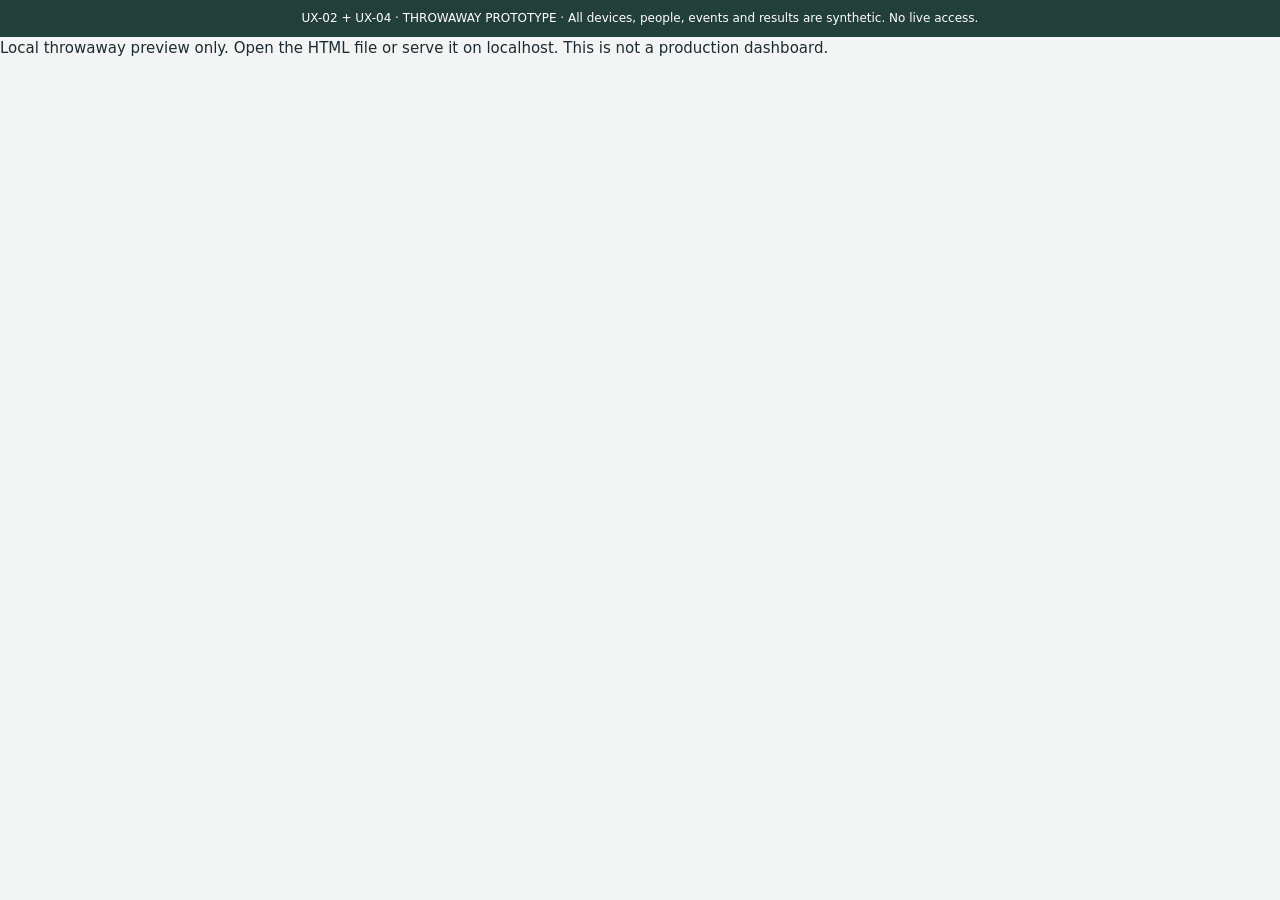
<file: docs/ux/prototype/index.html>
<!doctype html>
<!-- Throwaway UX-02 + UX-04: three dashboard hierarchies and Add device. Issues #29/#37. -->
<html lang="en">
<head>
  <meta charset="utf-8">
  <meta name="viewport" content="width=device-width,initial-scale=1">
  <meta http-equiv="Content-Security-Policy" content="default-src 'none'; script-src 'self'; style-src 'self'; connect-src 'none'; img-src 'none'; font-src 'none'; base-uri 'none'; form-action 'none'; object-src 'none'">
  <title>DeviceBridge · UX-04 Add device prototype</title>
  <link rel="stylesheet" href="prototype.css">
  <script src="prototype.js" defer></script>
</head>
<body>
  <a class="skip" href="#content">Skip to content</a>
  <div class="prototype-banner">UX-02 + UX-04 · THROWAWAY PROTOTYPE · All devices, people, events and results are synthetic. No live access.</div>
  <noscript>This local prototype requires JavaScript. No authentication or remote access is implemented.</noscript>
  <div id="app"></div>
  <dialog id="confirm" aria-labelledby="confirm-title"></dialog>
  <nav id="switcher" class="switcher" aria-label="Prototype layout variants" hidden></nav>
  <p id="announcement" class="sr-only" role="status" aria-live="polite"></p>
</body>
</html>
</file>
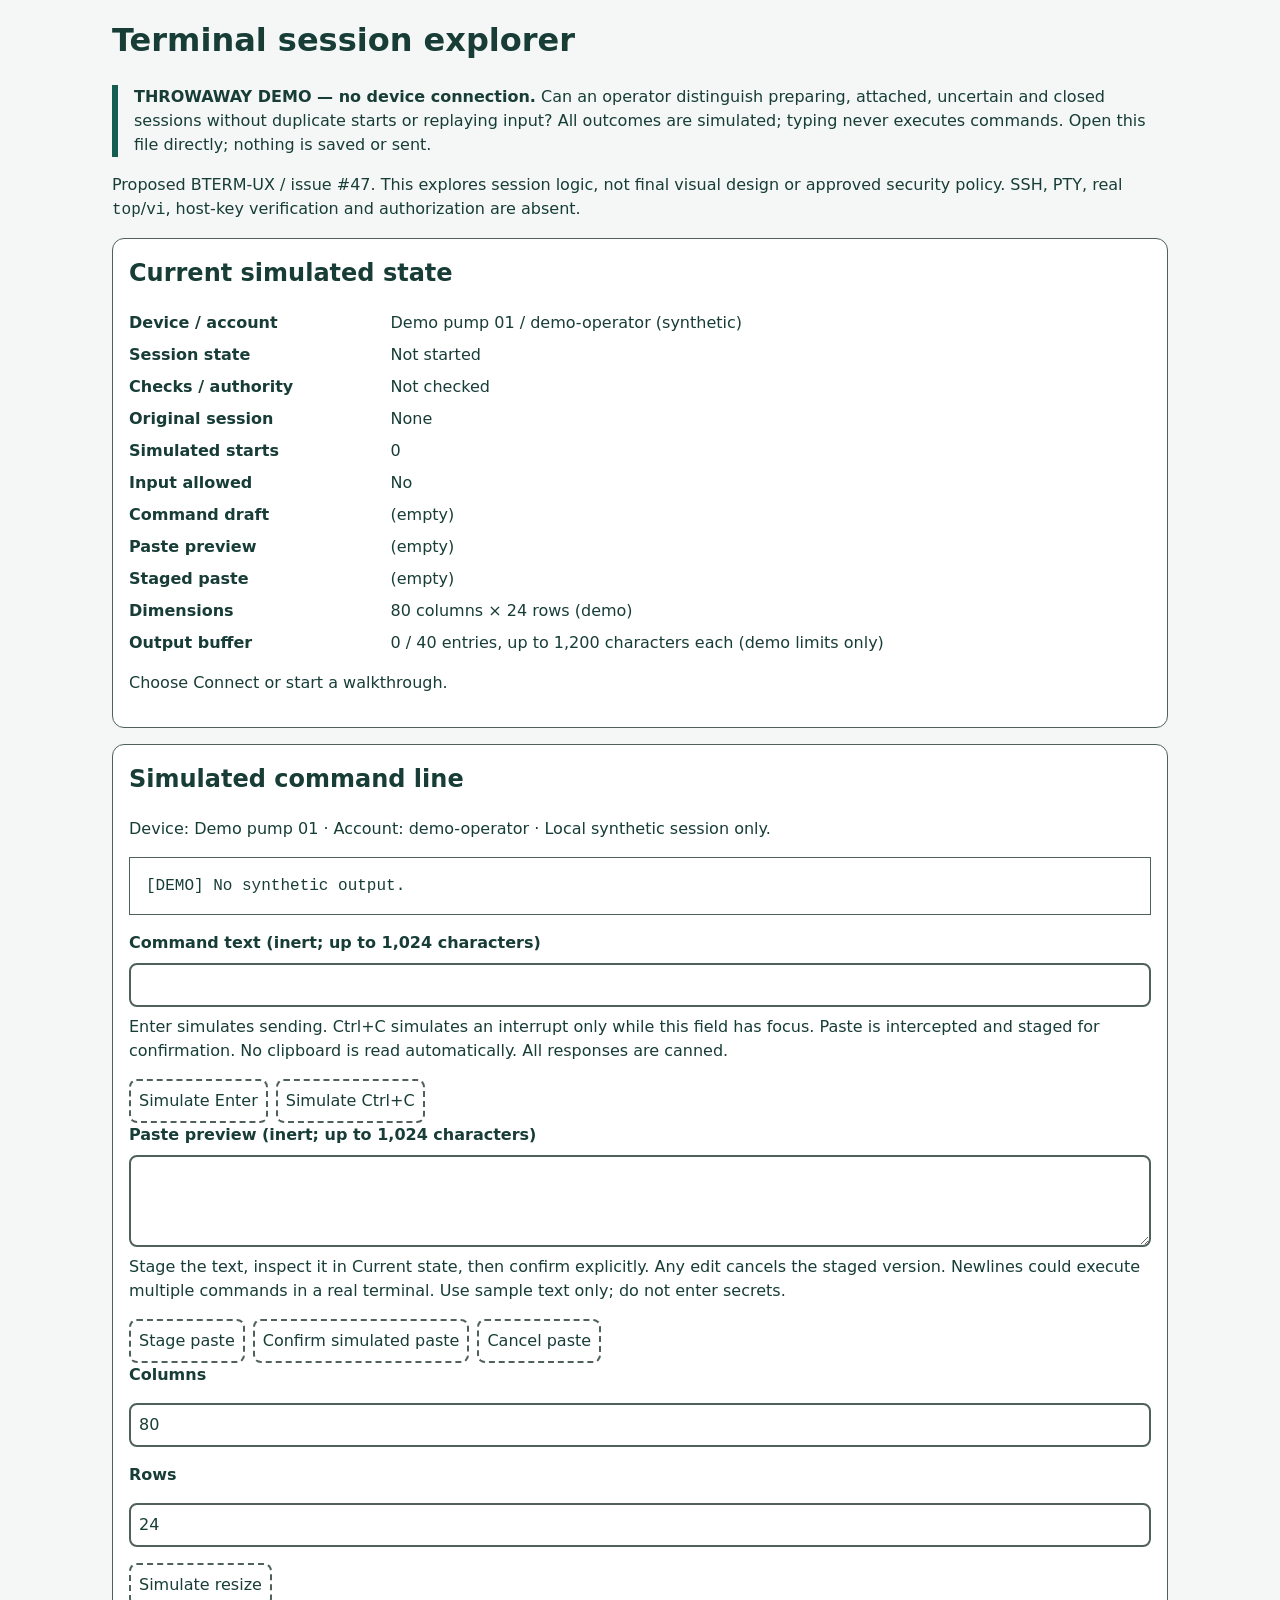
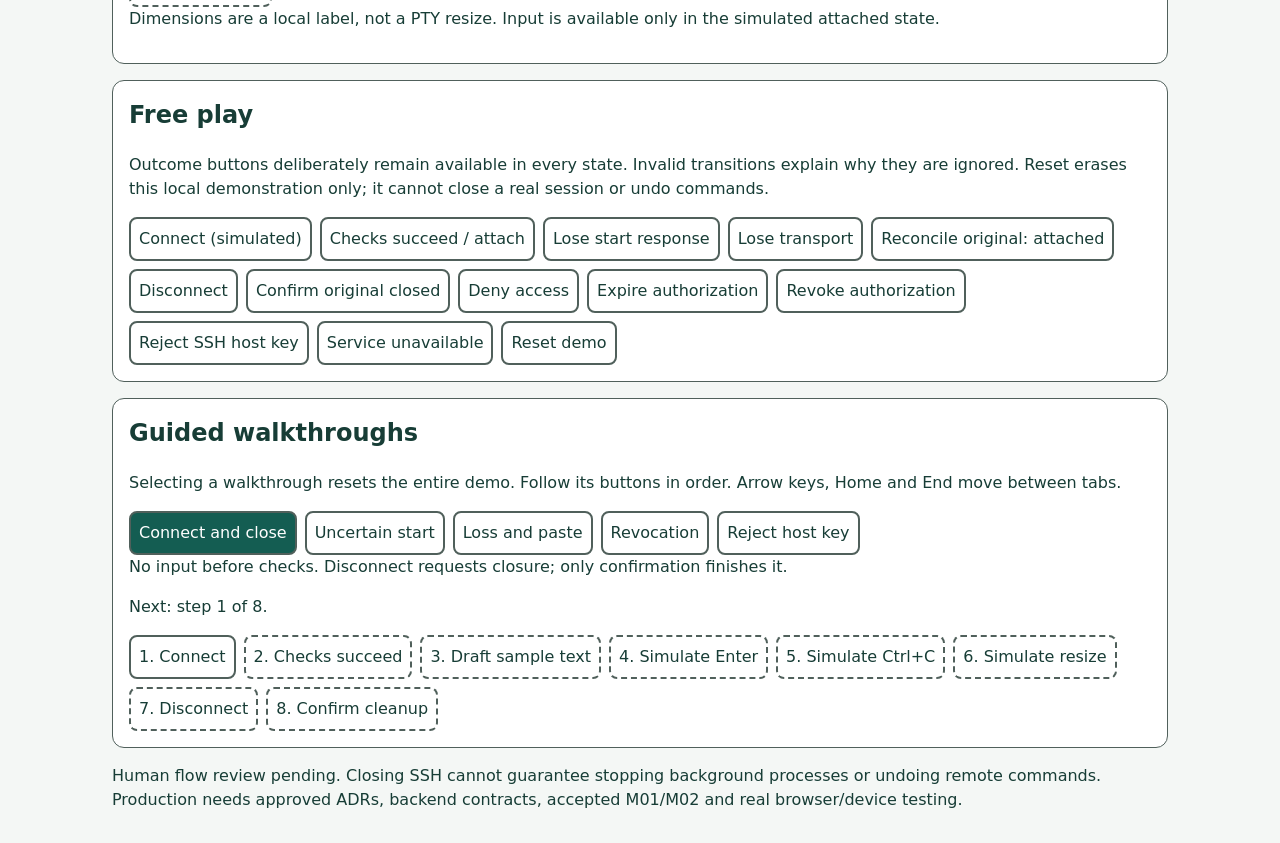
<file: docs/ux/prototype/terminal-logic.html>
<!doctype html>
<html lang="en">
<meta charset="utf-8">
<meta name="viewport" content="width=device-width, initial-scale=1">
<meta http-equiv="Content-Security-Policy" content="default-src 'none'; script-src 'unsafe-inline'; style-src 'unsafe-inline'; connect-src 'none'; base-uri 'none'; form-action 'none'">
<title>DeviceBridge — terminal state demo (no connection)</title>
<style>
  * { box-sizing: border-box; }
  body { margin: 0; background: #f4f7f5; color: #173d36; font: 1rem/1.5 system-ui, sans-serif; }
  main { max-width: 68rem; margin: auto; padding: 1rem; }
  section { margin: 1rem 0; padding: 1rem; background: white; border: 1px solid #50605b; border-radius: .75rem; }
  h1, h2, p { margin-top: 0; }
  button, input, textarea { font: inherit; color: inherit; background: white; border: 2px solid #50605b; border-radius: .5rem; padding: .5rem; }
  button { min-height: 44px; cursor: pointer; }
  button[aria-selected="true"] { background: #145d52; color: white; }
  button:disabled { cursor: default; border-style: dashed; }
  :focus-visible { outline: 3px solid #145d52; outline-offset: 3px; }
  .row { display: flex; flex-wrap: wrap; gap: .5rem; align-items: center; }
  dl { display: grid; grid-template-columns: minmax(8rem, 1fr) 3fr; gap: .5rem; }
  dd { margin: 0; overflow-wrap: anywhere; white-space: pre-wrap; }
  dt, label { font-weight: 650; }
  pre { white-space: pre-wrap; overflow-wrap: anywhere; padding: 1rem; border: 1px solid #50605b; max-height: 18rem; overflow: auto; }
  textarea, input { display: block; width: 100%; margin: .5rem 0; }
  .notice { border-left: .4rem solid #145d52; padding-left: 1rem; }
  @media (max-width: 35rem) { dl { grid-template-columns: 1fr; } dd { margin-bottom: .5rem; } }
</style>
<main>
  <h1>Terminal session explorer</h1>
  <p class="notice"><strong>THROWAWAY DEMO — no device connection.</strong> Can an operator distinguish preparing,
    attached, uncertain and closed sessions without duplicate starts or replaying input? All outcomes are simulated;
    typing never executes commands. Open this file directly; nothing is saved or sent.</p>
  <p>Proposed BTERM-UX / issue #47. This explores session logic, not final visual design or approved security policy.
    SSH, PTY, real <code>top</code>/<code>vi</code>, host-key verification and authorization are absent.</p>

  <section aria-labelledby="state-title">
    <h2 id="state-title">Current simulated state</h2>
    <dl id="state"></dl>
    <p id="notice" role="status" aria-live="polite" aria-atomic="true"></p>
  </section>
  <section aria-labelledby="terminal-title">
    <h2 id="terminal-title">Simulated command line</h2>
    <p>Device: Demo pump 01 · Account: demo-operator · Local synthetic session only.</p>
    <pre id="output" tabindex="0" aria-label="Synthetic output, inert text"></pre>
    <label for="command">Command text (inert; up to 1,024 characters)</label>
    <input id="command" maxlength="1024" autocomplete="off" spellcheck="false" aria-describedby="input-help">
    <p id="input-help">Enter simulates sending. Ctrl+C simulates an interrupt only while this field has focus.
      Paste is intercepted and staged for confirmation. No clipboard is read automatically. All responses are canned.</p>
    <div class="row"><button id="send" type="button">Simulate Enter</button><button id="interrupt" type="button">Simulate Ctrl+C</button></div>
    <label for="paste">Paste preview (inert; up to 1,024 characters)</label>
    <textarea id="paste" rows="3" maxlength="1024" spellcheck="false" aria-describedby="paste-help"></textarea>
    <p id="paste-help">Stage the text, inspect it in Current state, then confirm explicitly. Any edit cancels the staged version.
      Newlines could execute multiple commands in a real terminal. Use sample text only; do not enter secrets.</p>
    <div class="row"><button id="stage" type="button">Stage paste</button><button id="confirm" type="button">Confirm simulated paste</button><button id="cancel" type="button">Cancel paste</button></div>
    <div class="row"><label for="columns">Columns</label><input id="columns" type="number" min="20" max="240" value="80">
      <label for="rows">Rows</label><input id="rows" type="number" min="5" max="80" value="24"><button id="resize" type="button">Simulate resize</button></div>
    <p>Dimensions are a local label, not a PTY resize. Input is available only in the simulated attached state.</p>
  </section>
  <section aria-labelledby="actions-title">
    <h2 id="actions-title">Free play</h2>
    <p>Outcome buttons deliberately remain available in every state. Invalid transitions explain why they are ignored.
      Reset erases this local demonstration only; it cannot close a real session or undo commands.</p>
    <div id="actions" class="row"></div>
  </section>
  <section aria-labelledby="walk-title">
    <h2 id="walk-title">Guided walkthroughs</h2>
    <p>Selecting a walkthrough resets the entire demo. Follow its buttons in order. Arrow keys, Home and End move between tabs.</p>
    <div id="tabs" class="row" role="tablist" aria-label="Terminal scenarios"></div>
    <div id="walk" role="tabpanel" tabindex="0"></div>
  </section>
  <p>Human flow review pending. Closing SSH cannot guarantee stopping background processes or undoing remote commands.
    Production needs approved ADRs, backend contracts, accepted M01/M02 and real browser/device testing.</p>
</main>
<script id="terminal-model">
// Pure, local exploration model. No DOM, network, persistence, credentials or interpreter.
const TerminalDemo = (() => {
  const initial = () => ({ phase: 'idle', authority: 'Not checked', session: null, starts: 0, draft: '', paste: '', staged: '',
    columns: 80, rows: 24, output: [], notice: 'Choose Connect or start a walkthrough.' });
  const restartable = new Set(['idle', 'closed', 'denied', 'hostkey', 'unavailable']);
  const labels = { idle: 'Not started', preparing: 'Preparing — simulated checks pending', attached: 'Attached — simulated only',
    unknown: 'Start outcome unknown — reconcile original', lost: 'Transport lost — original session unresolved',
    closing: 'Disconnect requested — cleanup unconfirmed', closed: 'Closure confirmed — simulated', denied: 'Access denied — simulated',
    expired: 'Authorization expired — simulated', revoked: 'Authorization revoked — simulated',
    hostkey: 'SSH host-key failure — simulated', unavailable: 'Service unavailable — simulated' };
  const clearInput = s => ({ ...s, draft: '', paste: '', staged: '' });
  const append = (s, ...lines) => ({ ...s, output: [...s.output, ...lines.map(line => line.slice(0, 1200))].slice(-40) });
  function reduce(state, action) {
    let s = { ...state, notice: 'This action is unavailable in the current state; nothing was sent.' };
    const attached = s.phase === 'attached';
    switch (action.type) {
      case 'reset': return initial();
      case 'connect':
        if (!restartable.has(s.phase)) return { ...s, notice: 'Reconcile or confirm closure of the original session before another start.' };
        return { ...initial(), starts: s.starts + 1, session: `demo-${s.starts + 1}`, phase: 'preparing', notice: 'Simulated start requested; no input until simulated checks succeed.' };
      case 'attach':
        if (s.phase !== 'preparing') return s;
        return append({ ...s, phase: 'attached', authority: 'Simulated checks succeeded', notice: 'Simulated authorization and host-key checks succeeded. No real checks occurred.' }, '[DEMO] Attached. Commands are inert; responses are canned.');
      case 'unknown':
        if (s.phase !== 'preparing') return s;
        return { ...clearInput(s), phase: 'unknown', notice: 'No start response. Do not start a duplicate session.' };
      case 'loss':
        if (!attached) return s;
        return { ...clearInput(s), phase: 'lost', notice: 'Transport lost. Unsent input and staged paste discarded; no automatic replay.' };
      case 'reconcile-attached':
        if (!['unknown', 'lost'].includes(s.phase)) return s;
        return append({ ...clearInput(s), phase: 'attached', authority: 'Simulated fresh checks succeeded', notice: 'Original session attached by a simulated authoritative result with fresh checks. No input replayed.' }, '[DEMO] Original session reconciled; no input replayed.');
      case 'disconnect':
        if (!['preparing', 'attached', 'unknown', 'lost'].includes(s.phase)) return s;
        return { ...clearInput(s), phase: 'closing', notice: 'Disconnect requested. Waiting for simulated server confirmation; no new start yet.' };
      case 'closed':
        if (!['closing', 'unknown', 'lost'].includes(s.phase)) return s;
        return { ...clearInput(s), phase: 'closed', notice: 'Simulated authority confirms the original session closed. Background commands could outlive SSH.' };
      case 'denied': case 'hostkey': case 'unavailable':
        if (s.phase !== 'preparing') return s;
        return { ...clearInput(s), phase: action.type, authority: labels[action.type], output: [], notice: 'Simulated rejection before attachment. No usable terminal or bypass.' };
      case 'expired': case 'revoked':
        if (!['preparing', 'attached', 'unknown', 'lost', 'closing'].includes(s.phase)) return s;
        return { ...clearInput(s), phase: 'closing', authority: labels[action.type], output: [], notice: `${labels[action.type]}. Input/output withheld; closure still needs confirmation. A new start needs fresh checks.` };
      case 'draft':
        return attached ? { ...s, draft: action.text.slice(0, 1024), notice: 'Command draft changed locally; nothing sent.' } : s;
      case 'paste-edit':
        return attached ? { ...s, paste: action.text.slice(0, 1024), staged: '', notice: 'Paste preview edited; confirm only after staging again.' } : s;
      case 'stage':
        return attached && s.paste ? { ...s, staged: s.paste, notice: 'Inspect staged text in Current state before confirming simulated paste.' } : s;
      case 'cancel': return { ...s, paste: '', staged: '', notice: 'Local staged paste discarded.' };
      case 'confirm':
        if (!attached || !s.staged) return s;
        return append({ ...s, paste: '', staged: '', notice: 'Paste simulated once. No commands executed.' }, `[DEMO paste] ${s.staged}`, '[DEMO] Canned acknowledgement; nothing executed.');
      case 'send':
        if (!attached || !s.draft.trim()) return s;
        return append({ ...s, draft: '', notice: 'Enter simulated; no command interpreter exists.' }, `demo-operator@demo-pump $ ${s.draft}`, '[DEMO] Canned acknowledgement. Real output / top / vi are unavailable.');
      case 'interrupt':
        return attached ? append({ ...s, draft: '', staged: '', paste: '', notice: 'Ctrl+C simulated; no signal sent to any process.' }, '[DEMO] ^C — simulated only') : s;
      case 'resize':
        if (!attached) return s;
        if (!Number.isInteger(action.columns) || !Number.isInteger(action.rows) || action.columns < 20 || action.columns > 240 || action.rows < 5 || action.rows > 80)
          return { ...s, notice: 'Demo dimensions must be whole numbers: columns 20–240, rows 5–80.' };
        return { ...s, columns: action.columns, rows: action.rows, notice: 'Dimensions changed locally; no real PTY resize.' };
      default: return s;
    }
  }
  return { initial, reduce, labels };
})();
</script>
<script id="terminal-page">
const $ = id => document.getElementById(id);
let state = TerminalDemo.initial();
const actions = [ ['connect', 'Connect (simulated)'], ['attach', 'Checks succeed / attach'], ['unknown', 'Lose start response'],
  ['loss', 'Lose transport'], ['reconcile-attached', 'Reconcile original: attached'], ['disconnect', 'Disconnect'],
  ['closed', 'Confirm original closed'], ['denied', 'Deny access'], ['expired', 'Expire authorization'],
  ['revoked', 'Revoke authorization'], ['hostkey', 'Reject SSH host key'], ['unavailable', 'Service unavailable'], ['reset', 'Reset demo'] ];
const scenarios = [
  { name: 'Connect and close', description: 'No input before checks. Disconnect requests closure; only confirmation finishes it.', steps: [
    ['Connect', {type:'connect'}], ['Checks succeed', {type:'attach'}], ['Draft sample text', {type:'draft',text:'whoami'}],
    ['Simulate Enter', {type:'send'}], ['Simulate Ctrl+C', {type:'interrupt'}], ['Simulate resize', {type:'resize',columns:100,rows:30}],
    ['Disconnect', {type:'disconnect'}], ['Confirm cleanup', {type:'closed'}] ] },
  { name: 'Uncertain start', description: 'A lost response does not mean failure. A second start is blocked; reconcile the original.', steps: [
    ['Connect', {type:'connect'}], ['Lose response', {type:'unknown'}], ['Attempt duplicate', {type:'connect'}],
    ['Reconcile original with fresh checks', {type:'reconcile-attached'}], ['Disconnect', {type:'disconnect'}], ['Confirm closed', {type:'closed'}] ] },
  { name: 'Loss and paste', description: 'Stage multiline text, lose transport and recover. The staged paste is discarded and cannot replay.', steps: [
    ['Connect', {type:'connect'}], ['Attach', {type:'attach'}], ['Preview sample paste', {type:'paste-edit',text:'echo sample\necho second'}],
    ['Stage paste', {type:'stage'}], ['Lose transport', {type:'loss'}], ['Attempt sending while lost', {type:'send'}],
    ['Reconcile original', {type:'reconcile-attached'}], ['Attempt stale confirmation', {type:'confirm'}] ] },
  { name: 'Revocation', description: 'Authority is lost while attached. Input/output disappear; closing remains pending until confirmed.', steps: [
    ['Connect', {type:'connect'}], ['Attach', {type:'attach'}], ['Revoke', {type:'revoked'}],
    ['Attempt premature new start', {type:'connect'}], ['Confirm closure', {type:'closed'}] ] },
  { name: 'Reject host key', description: 'A host-key failure never offers an unsafe bypass. A later attempt starts from fresh checks.', steps: [
    ['Connect', {type:'connect'}], ['Reject key', {type:'hostkey'}], ['Attempt typing', {type:'draft',text:'ignored'}],
    ['New request', {type:'connect'}], ['Deny access', {type:'denied'}] ] }
];
let selected = 0, step = 0, guided = true;
function dispatch(action) { state = TerminalDemo.reduce(state, action); render(); }
function render() {
  const fields = [ ['Device / account', 'Demo pump 01 / demo-operator (synthetic)'], ['Session state', TerminalDemo.labels[state.phase]],
    ['Checks / authority', state.authority], ['Original session', state.session || 'None'], ['Simulated starts', String(state.starts)], ['Input allowed', state.phase === 'attached' ? 'Yes — inert simulation only' : 'No'],
    ['Command draft', state.draft || '(empty)'], ['Paste preview', state.paste || '(empty)'], ['Staged paste', state.staged || '(empty)'],
    ['Dimensions', `${state.columns} columns × ${state.rows} rows (demo)`], ['Output buffer', `${state.output.length} / 40 entries, up to 1,200 characters each (demo limits only)`] ];
  $('state').replaceChildren(...fields.flatMap(([label, value]) => {
    const dt = document.createElement('dt'), dd = document.createElement('dd'); dt.textContent = label; dd.textContent = value; return [dt, dd];
  }));
  $('notice').textContent = state.notice;
  $('output').textContent = state.output.join('\n') || '[DEMO] No synthetic output.';
  $('command').value = state.draft; $('paste').value = state.paste;
  $('columns').value = state.columns; $('rows').value = state.rows;
  for (const id of ['command','paste','send','interrupt','stage','resize','columns','rows']) $(id).disabled = state.phase !== 'attached';
  $('confirm').disabled = state.phase !== 'attached' || !state.staged;
  $('cancel').disabled = !state.paste && !state.staged;
}
function renderWalk() {
  const scenario = scenarios[selected];
  for (const [i, tab] of [...$('tabs').children].entries()) { tab.setAttribute('aria-selected', String(i === selected)); tab.tabIndex = i === selected ? 0 : -1; }
  $('walk').setAttribute('aria-labelledby', `tab-${selected}`);
  const description = document.createElement('p'); description.textContent = scenario.description;
  const progress = document.createElement('p'); progress.textContent = !guided ? 'Free play changed the state. Select a walkthrough tab to reset before following its steps.' : step === scenario.steps.length ? 'Walkthrough complete. Explore freely or select a tab to reset.' : `Next: step ${step + 1} of ${scenario.steps.length}.`;
  const buttons = scenario.steps.map(([label, action], index) => {
    const b = document.createElement('button'); b.type = 'button'; b.textContent = `${index + 1}. ${label}`; b.disabled = !guided || index !== step;
    b.onclick = () => { dispatch(action); step++; renderWalk(); const next = $('walk').querySelector('button:not(:disabled)'); (next || $('walk')).focus(); }; return b;
  });
  const row = document.createElement('div'); row.className = 'row'; row.append(...buttons);
  $('walk').replaceChildren(description, progress, row);
}
for (const [type, label] of actions) {
  const button = document.createElement('button'); button.type = 'button'; button.textContent = label;
  button.onclick = () => { dispatch({type}); guided = false; renderWalk(); }; $('actions').append(button);
}
scenarios.forEach((scenario, i) => {
  const tab = document.createElement('button'); tab.type = 'button'; tab.id = `tab-${i}`; tab.setAttribute('role','tab'); tab.setAttribute('aria-controls','walk'); tab.textContent = scenario.name;
  tab.onclick = () => { selected = i; step = 0; guided = true; dispatch({type:'reset'}); renderWalk(); };
  tab.onkeydown = event => {
    const keyIndex = {ArrowRight:(i+1)%scenarios.length,ArrowLeft:(i+scenarios.length-1)%scenarios.length,Home:0,End:scenarios.length-1}[event.key];
    if (keyIndex !== undefined) { event.preventDefault(); const next = $('tabs').children[keyIndex]; next.click(); next.focus(); }
  }; $('tabs').append(tab);
});
$('command').oninput = event => dispatch({type:'draft',text:event.target.value});
$('command').onkeydown = event => {
  if (event.isComposing) return;
  if (event.key === 'Enter') { event.preventDefault(); dispatch({type:'send'}); }
  if (event.ctrlKey && event.key.toLowerCase() === 'c') { event.preventDefault(); dispatch({type:'interrupt'}); }
};
$('command').onpaste = event => {
  event.preventDefault(); dispatch({type:'paste-edit',text:event.clipboardData.getData('text/plain')}); $('paste').focus();
};
$('paste').oninput = event => dispatch({type:'paste-edit',text:event.target.value});
for (const id of ['send','interrupt','stage','confirm','cancel']) $(id).onclick = () => dispatch({type:id});
$('resize').onclick = () => dispatch({type:'resize',columns:Number($('columns').value),rows:Number($('rows').value)});
render(); renderWalk();
</script>
</html>
</file>
<file: docs/ux/prototype/prototype.css>
:root{font-family:system-ui,-apple-system,sans-serif;color:#1c2c32;background:#f2f5f4;font-size:15px;line-height:1.55;--line:#cbd6d4;--accent:#145d52;--muted:#50636a}
*{box-sizing:border-box}body{margin:0}button,input,select{font:inherit}button,a,input,select{touch-action:manipulation}button,.button{border:1px solid #a6b8b4;border-radius:7px;background:white;color:#173d36;padding:9px 13px;cursor:pointer;text-decoration:none;display:inline-block}button:hover,.button:hover{background:#e5efeb}button:disabled{cursor:default;opacity:.55}button.primary{background:var(--accent);color:white;border-color:var(--accent)}button.danger{color:#90291f;border-color:#a6372c}a{color:#145d52}h1,h2,h3,p{margin-top:0}h1{font-size:clamp(1.7rem,3vw,2.4rem);line-height:1.15;letter-spacing:-.04em}h2{font-size:1.15rem}h3{font-size:1rem}.eyebrow{font-size:.75rem;text-transform:uppercase;letter-spacing:.15em;font-weight:700;color:var(--muted)}.muted,small{color:var(--muted)}.prototype-banner{padding:9px 20px;background:#233f39;color:#fff;font-size:.8rem;text-align:center}.brand{font-weight:800;letter-spacing:-.04em;font-size:1.4rem}.mark{display:inline-grid;place-items:center;border-radius:7px;background:#145d52;color:white;width:30px;height:30px;margin-right:8px}.sidebar{background:#fff;border-right:1px solid var(--line);padding:26px 20px}.sidebar nav{display:grid;gap:7px;margin-top:35px}.sidebar button{text-align:left;border-color:transparent}.sidebar [aria-current=page]{background:#e2ede8;font-weight:700}.sidebar .note{margin-top:40px;font-size:.85rem}.layout-a{display:grid;grid-template-columns:220px minmax(0,1fr);min-height:calc(100vh - 42px)}main{min-width:0;padding:32px 38px 110px;max-width:1400px;width:100%;margin:auto}.page-head{display:flex;justify-content:space-between;gap:20px;align-items:start;margin-bottom:28px}.page-head p{margin:8px 0 0}.topbar{display:flex;gap:24px;align-items:center;justify-content:space-between;padding:20px 30px;background:#fff;border-bottom:1px solid var(--line)}.topbar nav,.tabs{display:flex;flex-wrap:wrap;gap:7px}.topbar button{border-color:transparent}.topbar [aria-current=page],.tabs [aria-current=page]{background:#173f36;color:white}.ops-intro{background:#163e35;color:white;padding:26px 38px;display:flex;gap:36px;justify-content:space-between;align-items:center}.ops-intro p{margin:0}.ops-intro .eyebrow{color:#c6ded4}.ops-intro button{white-space:nowrap}.workbench{display:grid;grid-template-columns:250px minmax(0,1fr);min-height:80vh}.device-rail{padding:26px 20px;background:#e4ebe8;border-right:1px solid #bdcec6}.device-rail button{display:block;width:100%;text-align:left;margin:10px 0}.device-rail .selected{border:2px solid var(--accent)}.layout-c .topbar{background:#edf2f0}.toolbar{display:flex;flex-wrap:wrap;gap:14px;align-items:end;margin:18px 0}.toolbar label,.field{display:grid;gap:5px;font-size:.85rem;font-weight:600}input,select{border:1px solid #9aadaa;border-radius:6px;background:white;padding:9px;min-height:42px;max-width:100%;color:#203c35}.toolbar input{width:220px}.panel{background:white;border:1px solid var(--line);border-radius:10px;padding:22px;margin:18px 0}.grid{display:grid;grid-template-columns:repeat(auto-fit,minmax(180px,1fr));gap:16px}.metric{border-top:3px solid #4c7c6c}.metric strong{display:block;font-size:2rem;letter-spacing:-.06em}.grid .panel{margin:0}.status{display:inline-block;border:1px solid #b4c7bd;background:#edf5ef;color:#294d3c;padding:3px 9px;border-radius:20px;font-size:.8rem;white-space:nowrap}.status.offline{background:#f5ece9;color:#783327;border-color:#d8b5ac}.status.unknown{background:#f1efe6;color:#66551e;border-color:#cfc399}.notice{padding:15px 18px;background:#fff5da;border:1px solid #d8c18d;border-radius:7px;margin:16px 0}.state-panel{text-align:center;padding:45px 24px}.state-panel p{max-width:520px;margin:12px auto 20px}.table-wrap{overflow-x:auto}table{border-collapse:collapse;width:100%;text-align:left;font-size:.9rem}th{font-size:.75rem;text-transform:uppercase;letter-spacing:.06em;color:var(--muted);background:#f4f7f5}th,td{padding:14px 12px;border-bottom:1px solid #dce4df;vertical-align:top}td small{display:block}.pagination{display:flex;gap:12px;align-items:center;justify-content:end;margin-top:20px}.inline{display:flex;gap:10px;align-items:center;flex-wrap:wrap}.split{display:grid;grid-template-columns:1.4fr 1fr;gap:20px}.steps{padding-left:22px}.steps li{padding:7px 0}.timeline{list-style:none;padding:0}.timeline li{border-left:2px solid #b7cec2;padding:0 0 22px 20px}.switcher{position:fixed;bottom:18px;left:50%;transform:translateX(-50%);z-index:5;background:#152c27;color:white;border-radius:30px;box-shadow:0 4px 24px #0003;padding:7px;display:flex;gap:12px;align-items:center;font-size:.85rem;white-space:nowrap}.switcher[hidden]{display:none}.switcher button{border:0;border-radius:50%;padding:6px 13px;background:#37554b;color:white}.switcher span{min-width:175px;text-align:center}.scenario{padding:12px 18px;background:#e8efec;border:1px dashed #99b0a6;border-radius:8px}.scenario label{display:inline-flex;align-items:center;gap:12px;flex-wrap:wrap;font-size:.85rem}.state-readout{font-family:ui-monospace,monospace;font-size:.72rem;overflow-wrap:anywhere;white-space:pre-wrap;margin-top:28px;color:#50605b}.skip{position:absolute;left:10px;top:-80px;background:white;padding:10px;z-index:10}.skip:focus{top:5px}:focus-visible{outline:3px solid #aa5019;outline-offset:4px}dialog{border:1px solid var(--line);border-radius:12px;padding:28px;max-width:500px;width:calc(100% - 30px)}dialog::backdrop{background:#15352e99}.sr-only{position:absolute;width:1px;height:1px;padding:0;overflow:hidden;clip:rect(0,0,0,0);white-space:nowrap}dl{display:grid;grid-template-columns:auto 1fr;gap:8px 24px}dt{font-weight:600}dd{margin:0}.review-note{font-size:.8rem;margin:14px 0 0}.attention{font-size:1.2rem;font-weight:600}.audit-filters{display:grid;grid-template-columns:repeat(auto-fit,minmax(145px,1fr));gap:12px}
@media(max-width:850px){.layout-a{grid-template-columns:1fr}.sidebar{border-right:0;border-bottom:1px solid var(--line);padding:14px}.sidebar nav{display:flex;overflow-x:auto;margin-top:12px}.sidebar nav button{white-space:nowrap}.sidebar .note{display:none}.topbar{align-items:start;flex-direction:column;padding:18px}.ops-intro{padding:20px;align-items:start;flex-direction:column;gap:12px}.workbench{grid-template-columns:1fr}.device-rail{border-right:0;border-bottom:1px solid var(--line);padding:16px}.device-rail .rail-devices{display:flex;gap:10px;overflow-x:auto}.device-rail button{min-width:180px;margin:0}.device-rail .review-note{display:none}main{padding:24px 18px 110px}.split{grid-template-columns:1fr;gap:0}.page-head{flex-direction:column;gap:12px}.page-head .eyebrow{margin:0}.panel{padding:18px}.tabs{flex-wrap:nowrap;overflow:auto}.tabs button{white-space:nowrap}.toolbar input{width:100%}.pagination{justify-content:start}.switcher{max-width:calc(100% - 18px);gap:8px}.switcher span{min-width:155px}th,td{padding:12px 8px}.grid{grid-template-columns:repeat(2,minmax(0,1fr))}}
@media(prefers-reduced-motion:reduce){*{scroll-behavior:auto}}

/* UX-04: creation form stays within the existing responsive panels. */
#create-device{max-width:640px}#create-device .field{margin:16px 0}#create-device input{width:100%;min-width:0}#create-device button{white-space:normal}
</file>
